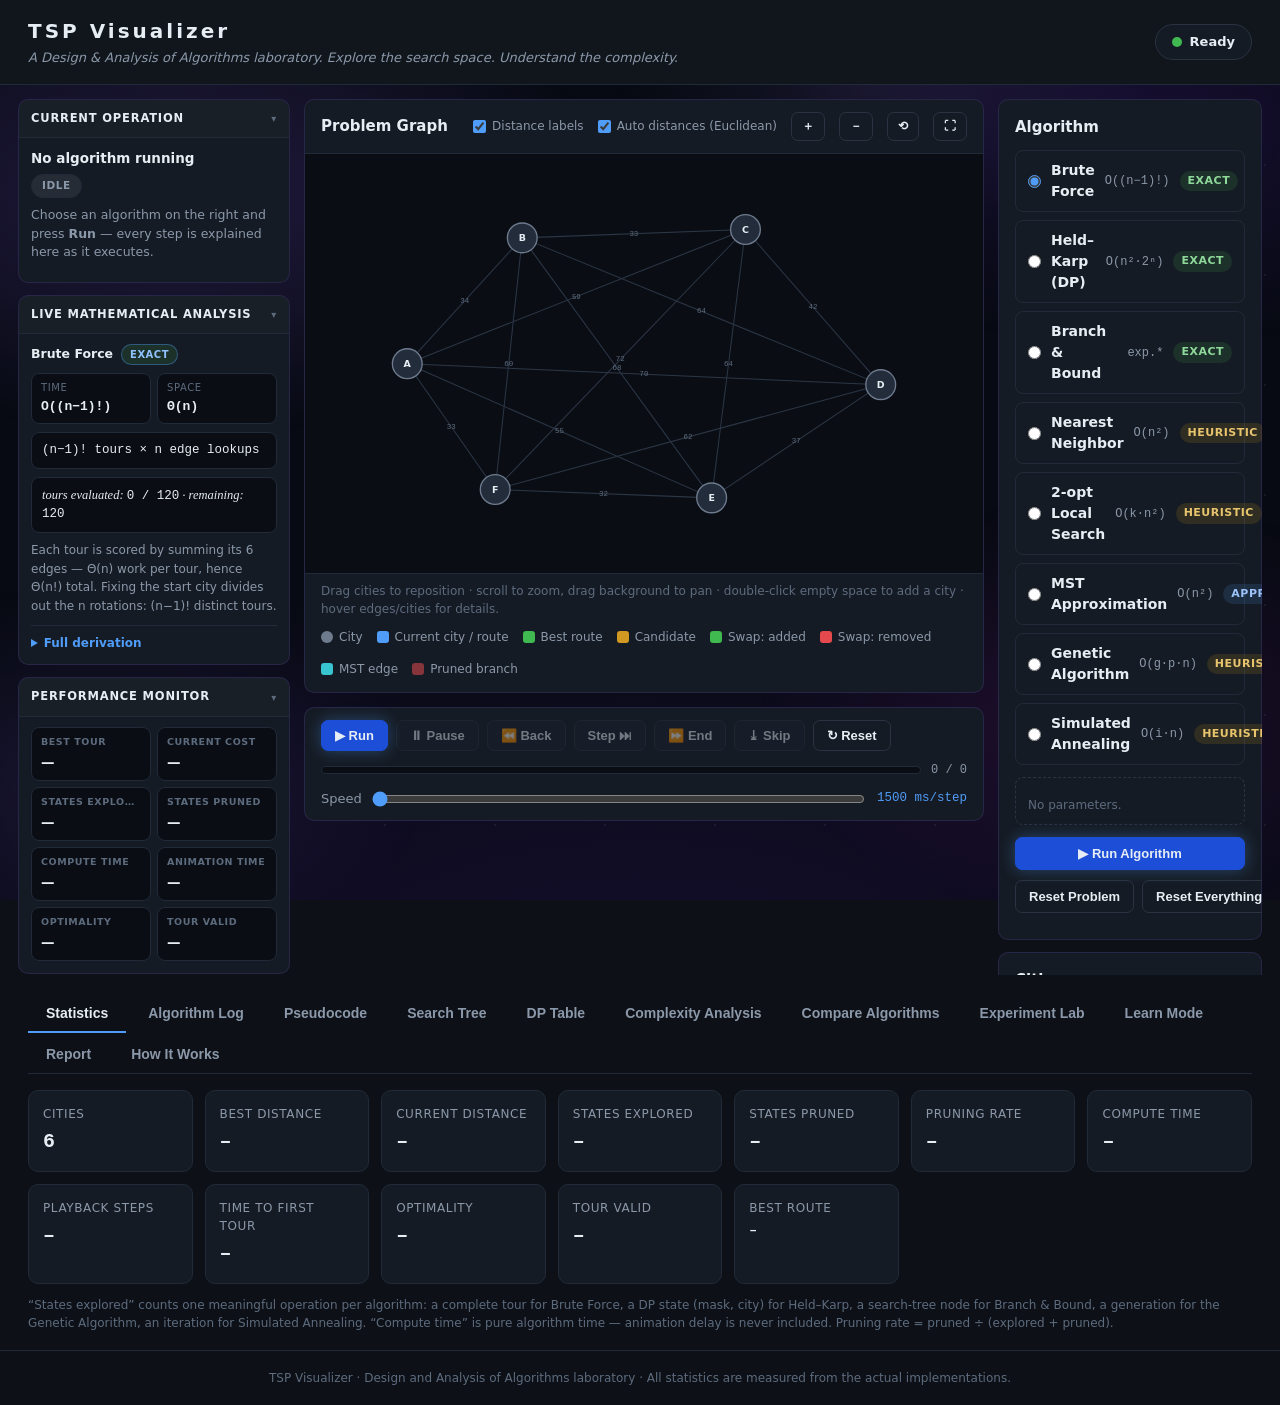
<file: index.html>
<!DOCTYPE html>
<html lang="en">
<head>
  <meta charset="UTF-8">
  <meta name="viewport" content="width=device-width, initial-scale=1.0">
  <title>TSP Visualizer — Interactive DAA Laboratory</title>
  <link rel="stylesheet" href="style.css">
</head>
<body>
  <!-- Ambient aurora background: decorative only. Fixed behind the app
       (z-index 0), pointer-events none — it can never intercept clicks.
       See "Ambient aurora background" in style.css. -->
  <div class="ambient-bg" aria-hidden="true"></div>

  <!-- ============ HEADER ============ -->
  <header class="topbar">
    <div class="brand">
      <h1>TSP Visualizer</h1>
      <p class="tagline">A Design &amp; Analysis of Algorithms laboratory. Explore the search space. Understand the complexity.</p>
    </div>
    <div class="status-pill" id="status-pill">
      <span class="dot" id="status-dot"></span>
      <span id="status-text">Ready</span>
    </div>
  </header>

  <!-- ============ MAIN LAB: 3-COLUMN WORKSPACE ============ -->
  <main class="lab">

    <!-- LEFT: live algorithm intelligence -->
    <aside class="intel" aria-label="Live algorithm intelligence">

      <section class="intel-panel" id="ip-op">
        <button class="intel-head" aria-expanded="true" data-target="ip-op-body">
          <span class="intel-title">Current Operation</span>
          <span class="intel-chev" aria-hidden="true">▾</span>
        </button>
        <div class="intel-body" id="ip-op-body">
          <div class="op-name" id="op-name">No algorithm running</div>
          <div class="op-badge-row"><span class="op-badge" id="op-badge">idle</span></div>
          <p class="op-explain" id="op-explain">Choose an algorithm on the right and press <b>Run</b> — every step is explained here as it executes.</p>
          <table class="kv compact" id="op-vars"></table>
        </div>
      </section>

      <section class="intel-panel" id="ip-math">
        <button class="intel-head" aria-expanded="true" data-target="ip-math-body">
          <span class="intel-title">Live Mathematical Analysis</span>
          <span class="intel-chev" aria-hidden="true">▾</span>
        </button>
        <div class="intel-body" id="ip-math-body">
          <div id="live-math"><p class="hint">Select an algorithm to see its complexity analysis.</p></div>
          <details class="deriv-details">
            <summary>Full derivation</summary>
            <div id="live-deriv"></div>
          </details>
        </div>
      </section>

      <section class="intel-panel" id="ip-perf">
        <button class="intel-head" aria-expanded="true" data-target="ip-perf-body">
          <span class="intel-title">Performance Monitor</span>
          <span class="intel-chev" aria-hidden="true">▾</span>
        </button>
        <div class="intel-body" id="ip-perf-body">
          <div class="perf-grid" id="perf-grid"></div>
        </div>
      </section>

      <section class="intel-panel" id="ip-pseudo">
        <button class="intel-head" aria-expanded="true" data-target="ip-pseudo-body">
          <span class="intel-title">Pseudocode Inspector</span>
          <span class="intel-chev" aria-hidden="true">▾</span>
        </button>
        <div class="intel-body" id="ip-pseudo-body">
          <div class="pseudo-side-tools">
            <span id="pseudo-side-algo" class="pseudo-side-algo">—</span>
            <button id="btn-pseudo-expand" class="btn btn-small btn-ghost" title="Expand pseudocode">⤢ Expand</button>
          </div>
          <div id="pseudo-side-box" class="pseudo-side"></div>
          <table class="kv compact" id="pseudo-side-vars"></table>
        </div>
      </section>

    </aside>

    <!-- CENTER: graph + execution toolbar -->
    <section class="stage">

      <section class="panel graph-panel">
        <div class="panel-head">
          <h2>Problem Graph</h2>
          <div class="graph-toggles">
            <label class="check"><input type="checkbox" id="toggle-labels" checked> <span>Distance labels</span></label>
            <label class="check"><input type="checkbox" id="toggle-euclid" checked> <span>Auto distances (Euclidean)</span></label>
            <button id="btn-zoom-in" class="btn btn-small btn-ghost" title="Zoom in">＋</button>
            <button id="btn-zoom-out" class="btn btn-small btn-ghost" title="Zoom out">－</button>
            <button id="btn-zoom-reset" class="btn btn-small btn-ghost" title="Reset view">⟲</button>
            <button id="btn-fullscreen" class="btn btn-small btn-ghost" title="Full-screen graph">⛶</button>
          </div>
        </div>
        <svg id="graph" viewBox="0 0 1000 620" role="img" aria-label="TSP city graph"></svg>
        <p class="hint">Drag cities to reposition · scroll to zoom, drag background to pan · double-click empty space to add a city · hover edges/cities for details.</p>
        <div class="legend">
          <span class="legend-item"><span class="swatch sw-city"></span> City</span>
          <span class="legend-item"><span class="swatch sw-current"></span> Current city / route</span>
          <span class="legend-item"><span class="swatch sw-best"></span> Best route</span>
          <span class="legend-item"><span class="swatch sw-candidate"></span> Candidate</span>
          <span class="legend-item"><span class="swatch sw-swap-add"></span> Swap: added</span>
          <span class="legend-item"><span class="swatch sw-swap-remove"></span> Swap: removed</span>
          <span class="legend-item"><span class="swatch sw-mst"></span> MST edge</span>
          <span class="legend-item"><span class="swatch sw-pruned"></span> Pruned branch</span>
        </div>
      </section>

      <div class="panel execbar" role="group" aria-label="Execution controls">
        <div class="exec-buttons">
          <button id="btn-run" class="btn btn-primary" title="Compute &amp; play (Space)">▶ Run</button>
          <button id="btn-pause" class="btn" title="Pause (Space)">⏸ Pause</button>
          <button id="btn-step-back" class="btn" title="Step backward (←)">⏪ Back</button>
          <button id="btn-step" class="btn" title="Step forward (→)">Step ⏭</button>
          <button id="btn-jump-end" class="btn" title="Jump to final event">⏩ End</button>
          <button id="btn-skip" class="btn" title="Skip animation, show result">⤓ Skip</button>
          <button id="btn-reset-algo" class="btn btn-ghost" title="Reset algorithm">↻ Reset</button>
        </div>
        <div class="exec-timeline">
          <div class="progress-bar timeline-bar"><div class="progress-fill" id="progress-fill"></div></div>
          <span class="progress-text" id="event-counter">0 / 0</span>
        </div>
        <div class="exec-speed">
          <label class="field-label" for="speed">Speed</label>
          <input type="range" id="speed" min="0" max="7" value="0" aria-label="Animation speed">
          <span class="speed-label" id="speed-label">1500 ms/step</span>
        </div>
        <div class="compute-wrap" id="compute-wrap" hidden>
          <div class="progress-bar"><div class="progress-fill" id="compute-fill"></div></div>
          <span class="progress-text" id="compute-text">Computing…</span>
          <button id="btn-cancel-compute" class="btn btn-small btn-ghost">Cancel</button>
        </div>
      </div>

    </section>

    <!-- RIGHT: problem + algorithm configuration -->
    <aside class="config" aria-label="Problem and algorithm configuration">

      <div class="panel card">
        <h3>Algorithm</h3>
        <div class="algo-options" role="radiogroup" aria-label="Algorithm" id="algo-options"></div>
        <div id="algo-params" class="algo-params"></div>
        <div class="row">
          <button id="btn-run-side" class="btn btn-primary" style="flex:1" title="Compute &amp; play (Space)">▶ Run Algorithm</button>
        </div>
        <div class="row reset-row">
          <button id="btn-reset-problem" class="btn btn-ghost">Reset Problem</button>
          <button id="btn-reset-all" class="btn btn-ghost">Reset Everything</button>
        </div>
        <div id="notice" class="notice" hidden></div>
      </div>

      <div class="panel card">
        <h3>Cities</h3>
        <div class="row">
          <button id="btn-add-city" class="btn">＋ Add City</button>
          <button id="btn-remove-city" class="btn btn-ghost">Remove</button>
          <select id="city-select" class="select" aria-label="Select city"></select>
        </div>
        <div class="row">
          <input type="text" id="city-rename" class="select" maxlength="8" placeholder="New label" aria-label="New city label">
          <button id="btn-rename-city" class="btn btn-ghost">Rename</button>
        </div>
        <div class="row">
          <button id="btn-undo" class="btn btn-ghost" title="Undo (Ctrl+Z)">↩ Undo</button>
          <button id="btn-redo" class="btn btn-ghost" title="Redo (Ctrl+Y)">↪ Redo</button>
          <button id="btn-clear-cities" class="btn btn-ghost">Clear</button>
        </div>
        <div class="row">
          <label class="field-label" for="random-count">Cities</label>
          <input type="number" id="random-count" min="3" max="11" value="6">
          <select id="random-structure" class="select" aria-label="Graph structure">
            <option value="uniform">Uniform random</option>
            <option value="clustered">Clustered</option>
            <option value="circular">Circular</option>
            <option value="grid">Grid</option>
            <option value="outliers">Outlier-heavy</option>
          </select>
        </div>
        <div class="row">
          <button id="btn-random" class="btn" style="flex:1">Generate Random</button>
        </div>
        <div class="row">
          <select id="preset-select" class="select">
            <option value="">— Choose a preset —</option>
            <option value="preset4">Small 4-city example</option>
            <option value="preset6">Medium 6-city example</option>
            <option value="preset8">8-city example</option>
            <option value="symmetric">Symmetric example</option>
            <option value="random">Random example</option>
          </select>
          <button id="btn-preset" class="btn">Load Example</button>
        </div>
        <div class="row">
          <button id="btn-export-graph" class="btn btn-ghost">Export JSON</button>
          <button id="btn-import-graph" class="btn btn-ghost">Import JSON</button>
          <input type="file" id="import-file" accept=".json,application/json" hidden>
        </div>
        <p class="hint">Animated visualization supports up to 11 cities. Keep Brute Force at ≤ 10.</p>
      </div>

      <div class="panel card">
        <h3>Distance Matrix</h3>
        <div class="matrix-wrap" id="matrix-wrap">
          <table id="matrix"></table>
        </div>
        <p class="hint">Edit any distance — the symmetric cell updates automatically. Uncheck “Auto distances” first, or dragging a city will overwrite edits with Euclidean values.</p>
      </div>

    </aside>
  </main>

  <!-- ============ BOTTOM: ANALYSIS ============ -->
  <section class="analysis">

    <nav class="tabs" role="tablist">
      <button class="tab active" data-tab="stats" role="tab">Statistics</button>
      <button class="tab" data-tab="log" role="tab">Algorithm Log</button>
      <button class="tab" data-tab="pseudo" role="tab">Pseudocode</button>
      <button class="tab" data-tab="tree" role="tab">Search Tree</button>
      <button class="tab" data-tab="dp" role="tab">DP Table</button>
      <button class="tab" data-tab="complexity" role="tab">Complexity Analysis</button>
      <button class="tab" data-tab="compare" role="tab">Compare Algorithms</button>
      <button class="tab" data-tab="experiment" role="tab">Experiment Lab</button>
      <button class="tab" data-tab="learn" role="tab">Learn Mode</button>
      <button class="tab" data-tab="report" role="tab">Report</button>
      <button class="tab" data-tab="how" role="tab">How It Works</button>
    </nav>

    <!-- STATISTICS -->
    <div class="tab-page active" id="tab-stats">
      <div class="stats-grid">
        <div class="stat"><span class="stat-label">Cities</span><span class="stat-value" id="st-cities">–</span></div>
        <div class="stat"><span class="stat-label">Best Distance</span><span class="stat-value" id="st-best">–</span></div>
        <div class="stat"><span class="stat-label">Current Distance</span><span class="stat-value" id="st-current">–</span></div>
        <div class="stat"><span class="stat-label">States Explored</span><span class="stat-value" id="st-explored">–</span></div>
        <div class="stat"><span class="stat-label">States Pruned</span><span class="stat-value" id="st-pruned">–</span></div>
        <div class="stat"><span class="stat-label">Pruning Rate</span><span class="stat-value" id="st-prunerate">–</span></div>
        <div class="stat"><span class="stat-label">Compute Time</span><span class="stat-value" id="st-compute">–</span></div>
        <div class="stat"><span class="stat-label">Playback Steps</span><span class="stat-value" id="st-anim">–</span></div>
        <div class="stat"><span class="stat-label">Time to First Tour</span><span class="stat-value" id="st-first-tour">–</span></div>
        <div class="stat"><span class="stat-label">Optimality</span><span class="stat-value" id="st-optimality">–</span></div>
        <div class="stat"><span class="stat-label">Tour Valid</span><span class="stat-value" id="st-valid">–</span></div>
        <div class="stat"><span class="stat-label">Best Route</span><span class="stat-value route" id="st-route">–</span></div>
      </div>
      <p class="hint">“States explored” counts one meaningful operation per algorithm: a complete tour for Brute Force,
        a DP state (mask, city) for Held–Karp, a search-tree node for Branch &amp; Bound, a generation for the Genetic
        Algorithm, an iteration for Simulated Annealing. “Compute time” is pure algorithm time — animation delay is never
        included. Pruning rate = pruned ÷ (explored + pruned).</p>
    </div>

    <!-- LOG -->
    <div class="tab-page" id="tab-log">
      <div class="log-head">
        <h3>Algorithm Log <span class="hint" id="log-count"></span></h3>
        <button id="btn-clear-log" class="btn btn-ghost btn-small">Clear log</button>
      </div>
      <div id="log" class="log" aria-live="polite"></div>
    </div>

    <!-- PSEUDOCODE -->
    <div class="tab-page" id="tab-pseudo">
      <div class="pseudo-grid">
        <div class="panel card">
          <h3>Pseudocode <span class="hint" id="pseudo-algo-name"></span></h3>
          <div id="pseudo-box"></div>
        </div>
        <div class="panel card">
          <h3>Current operation</h3>
          <p id="pseudo-explain" class="pseudo-explain">Run an algorithm to see live execution highlighting.</p>
          <h3 style="margin-top:14px">Variables</h3>
          <div id="pseudo-vars"><p class="hint">No event selected.</p></div>
        </div>
      </div>
    </div>

    <!-- SEARCH TREE -->
    <div class="tab-page" id="tab-tree">
      <div class="panel card">
        <div class="tree-head">
          <h3>Branch &amp; Bound — Search Tree</h3>
          <div class="row" style="margin:0">
            <button id="tree-expand-all" class="btn btn-small btn-ghost">Expand all</button>
            <button id="tree-collapse-all" class="btn btn-small btn-ghost">Collapse all</button>
          </div>
        </div>
        <p class="hint" id="tree-note">Run Branch &amp; Bound to grow the search tree. The tree explorer is specific to Branch &amp; Bound — other algorithms don’t build a search tree.</p>
        <svg id="tree-svg" viewBox="0 0 600 320" role="img" aria-label="Branch and bound search tree"></svg>
        <div id="tree-detail"></div>
      </div>
    </div>

    <!-- DP TABLE -->
    <div class="tab-page" id="tab-dp">
      <div class="panel card">
        <h3>Held–Karp — DP Table</h3>
        <p class="hint" id="dp-note">Run Held–Karp to fill the DP table. The table visualizer is specific to Held–Karp — other algorithms don’t memoize DP states.</p>
        <div id="dp-box"></div>
      </div>
    </div>

    <!-- COMPLEXITY ANALYSIS -->
    <div class="tab-page" id="tab-complexity">
      <div class="panel card" style="margin-bottom:16px">
        <div id="deriv-box"></div>
        <p class="hint">The derivation above describes the implementation that actually runs in this lab — switch algorithms to see its derivation.</p>
      </div>
      <div class="cx-grid">
        <div class="panel card">
          <h3>Tour Explosion</h3>
          <div class="row">
            <label class="field-label" for="cx-cities">Cities</label>
            <input type="range" id="cx-cities" min="4" max="12" value="8">
            <span class="cx-n" id="cx-n-label">8</span>
          </div>
          <p class="cx-formula">Possible tours (fixed start) = <strong>(n − 1)!</strong></p>
          <table class="cx-table" id="cx-table"></table>
        </div>
        <div class="panel card">
          <h3>Growth of Theoretical Operations</h3>
          <div class="row">
            <label class="check"><input type="checkbox" id="cx-measured" checked> <span>Overlay measured data (from Experiment Lab)</span></label>
          </div>
          <svg id="growth-chart" viewBox="0 0 640 360" role="img" aria-label="Complexity growth chart"></svg>
          <div class="legend">
            <span class="legend-item"><span class="swatch" style="background:#e5484d"></span> Brute Force · (n−1)!</span>
            <span class="legend-item"><span class="swatch" style="background:#3e9b4f"></span> Held–Karp · n²·2ⁿ</span>
            <span class="legend-item"><span class="swatch" style="background:#8e8e93"></span> Reference · n²</span>
            <span class="legend-item"><span class="swatch" style="background:transparent;border:2px dotted #8b98a9"></span> Measured (dashed)</span>
          </div>
          <p class="hint">Log-scale y-axis. Solid curves are <em>theoretical operation counts</em>; dashed markers are
            <em>measured states</em> from your experiment runs — real data, not a proof. Toggle them to see the gap between theory and practice.</p>
        </div>
      </div>
    </div>

    <!-- COMPARE -->
    <div class="tab-page" id="tab-compare">
      <div class="panel card">
        <h3>Synchronized Algorithm Comparison</h3>
        <p class="hint">Select two or more algorithms. Each runs on the <em>same</em> graph and distance matrix (a frozen copy of the current problem). Compute time is measured separately from animation.</p>
        <div class="cmp-select" id="cmp-select"></div>
        <div class="row" style="margin-top:10px">
          <button id="btn-cmp-run" class="btn btn-primary">Run Comparison</button>
          <button id="btn-cmp-cancel" class="btn btn-ghost" disabled>Cancel</button>
        </div>
        <div class="exp-progress" id="cmp-progress" hidden>
          <div class="exp-bar"><div class="exp-fill" id="cmp-fill"></div></div>
          <span id="cmp-status">Running…</span>
        </div>
        <div id="cmp-results"></div>
        <div id="cmp-playback" hidden>
          <h3 style="margin:14px 0 8px">Synchronized playback</h3>
          <div class="transport">
            <button id="cmp-play" class="btn btn-small">▶ Play</button>
            <button id="cmp-pause" class="btn btn-small">⏸ Pause</button>
            <button id="cmp-step" class="btn btn-small">⏭ Step</button>
            <span class="hint" id="cmp-step-label"></span>
          </div>
          <div class="cmp-views" id="cmp-views"></div>
          <h3 style="margin:14px 0 8px">Best-cost race</h3>
          <svg id="cmp-chart" viewBox="0 0 640 260" role="img" aria-label="Best cost over time chart"></svg>
          <p class="hint">Each line tracks an algorithm’s incumbent tour cost as its event stream advances. Stepped in lockstep — one event per tick per algorithm.</p>
        </div>
      </div>
    </div>

    <!-- EXPERIMENT LAB -->
    <div class="tab-page" id="tab-experiment">
      <div class="panel card">
        <h3>Experiment Lab</h3>
        <p class="hint">Repeated trials on fresh seeded instances. The same instance (same seed) is used for every algorithm in a trial, so comparisons are fair. Exact algorithms are capped at n ≤ 10.</p>
        <div class="exp-controls">
          <div class="row">
            <label class="field-label" for="exp-structure">Structure</label>
            <select id="exp-structure" class="select" style="max-width:170px">
              <option value="uniform">Uniform random</option>
              <option value="clustered">Clustered</option>
              <option value="circular">Circular</option>
              <option value="grid">Grid</option>
              <option value="outliers">Outlier-heavy</option>
            </select>
            <label class="field-label" for="exp-start">Cities from</label>
            <input type="number" id="exp-start" min="4" max="10" value="4">
            <label class="field-label" for="exp-end">to</label>
            <input type="number" id="exp-end" min="4" max="10" value="7">
            <label class="field-label" for="exp-trials">Trials</label>
            <input type="number" id="exp-trials" min="1" max="20" value="3">
            <label class="field-label" for="exp-seed">Seed</label>
            <input type="number" id="exp-seed" min="0" max="999999" value="1000">
          </div>
          <div class="cmp-select" id="exp-algos"></div>
          <div class="row" style="margin-top:10px">
            <button id="btn-experiment" class="btn btn-primary">Run Experiment</button>
            <button id="btn-exp-cancel" class="btn btn-ghost" disabled>Cancel</button>
            <button id="btn-exp-csv" class="btn btn-ghost" disabled>Export CSV</button>
            <button id="btn-exp-json" class="btn btn-ghost" disabled>Export JSON</button>
          </div>
        </div>
        <div class="exp-progress" id="exp-progress" hidden>
          <div class="exp-bar"><div class="exp-fill" id="exp-fill"></div></div>
          <span id="exp-status">Running…</span>
        </div>
        <div id="exp-results"></div>
        <svg id="exp-chart" viewBox="0 0 640 300" role="img" aria-label="Experiment chart" hidden></svg>
      </div>
    </div>

    <!-- LEARN MODE -->
    <div class="tab-page" id="tab-learn">
      <div id="lesson-list" class="lesson-list"></div>
      <div id="lesson-view" hidden>
        <button id="lesson-back" class="btn btn-small btn-ghost" style="margin-bottom:12px">← All lessons</button>
        <div class="panel card">
          <h3 id="lesson-title"></h3>
          <p class="hint" id="lesson-goal"></p>
          <div id="lesson-steps"></div>
          <div class="row" style="margin-top:12px">
            <button id="lesson-prev" class="btn btn-small">← Prev</button>
            <button id="lesson-next" class="btn btn-small btn-primary">Next →</button>
            <button id="lesson-restart" class="btn btn-small btn-ghost">↻ Restart lesson</button>
          </div>
          <div id="lesson-quiz"></div>
        </div>
      </div>
    </div>

    <!-- REPORT -->
    <div class="tab-page" id="tab-report">
      <div class="panel card">
        <h3>Experiment Report</h3>
        <p class="hint">Exports the <em>actual</em> last run: graph, distance matrix, algorithm parameters, final tour, validation, statistics and complexity badge.</p>
        <div id="report-summary"><p class="hint">Run an algorithm first — the report reflects the latest completed run.</p></div>
        <div class="row" style="margin-top:10px">
          <label class="field-label" for="report-observations">Observations</label>
        </div>
        <textarea id="report-observations" rows="3" placeholder="Your observations (included in the HTML report)…"></textarea>
        <div class="row" style="margin-top:10px">
          <button id="btn-report-json" class="btn" disabled>Download JSON</button>
          <button id="btn-report-csv-events" class="btn" disabled>Download events CSV</button>
          <button id="btn-report-html" class="btn btn-primary" disabled>Printable HTML report</button>
        </div>
      </div>
    </div>

    <!-- HOW IT WORKS -->
    <div class="tab-page" id="tab-how">
      <div class="how-grid">
        <article class="panel card">
          <h3>Brute Force — Why O(n!)?</h3>
          <p>Fix the starting city (say <strong>A</strong>). Then count the choices for each next city:</p>
          <ul class="steps">
            <li>1st choice: <strong>n − 1</strong> cities</li>
            <li>2nd choice: <strong>n − 2</strong> cities</li>
            <li>3rd choice: <strong>n − 3</strong> cities</li>
            <li>…</li>
            <li>Last choice: <strong>1</strong> city</li>
          </ul>
          <p class="formula">(n−1) · (n−2) · … · 1 = (n−1)! possible tours</p>
          <p>Every tour is generated, evaluated, and compared against the best so far.
            Nothing is skipped — which is exactly why it becomes impractical so quickly.
            See the full derivation in the <strong>Complexity Analysis</strong> tab.</p>
        </article>
        <article class="panel card">
          <h3>Held–Karp — Why O(n²·2ⁿ)?</h3>
          <p>Instead of re-solving the same subproblem many times, Held–Karp memoizes it.
            A subproblem is a <strong>state</strong>:</p>
          <p class="formula">dp[mask][i] = cheapest cost to start at A, visit exactly the cities in <em>mask</em>, and end at <em>i</em></p>
          <ul class="steps">
            <li>There are <strong>2ⁿ</strong> possible subsets (<em>masks</em>) of cities.</li>
            <li>For each subset, we consider up to <strong>n</strong> ending cities <em>i</em>.</li>
            <li>Each state tries transitions from up to <strong>n</strong> previous cities.</li>
          </ul>
          <p class="formula">2ⁿ subsets × n endings × n transitions = O(n²·2ⁿ)</p>
          <p>DP never recomputes a state — repeated work in brute force becomes a single table lookup.
            See the full derivation in the <strong>Complexity Analysis</strong> tab.</p>
        </article>
        <article class="panel card">
          <h3>Branch &amp; Bound — Why can it be faster?</h3>
          <p>It explores the same search tree as brute force, but it <strong>prunes</strong> branches
            that provably cannot beat the best tour found so far.</p>
          <p>For a partial route it computes a <strong>lower bound</strong>: the cheapest any
            completion of this route could possibly be. If:</p>
          <p class="formula">lower bound ≥ current best → <strong>PRUNE</strong></p>
          <p>The lower bound in this visualizer = <em>cost so far</em> + the cheapest possible way to
            leave every unvisited city (minimum outgoing edge), plus the cheapest return to the start.
            No real completion can be cheaper than this, so pruning is always safe.</p>
          <p><strong>Important:</strong> worst-case complexity is still exponential. Pruning helps on
            typical instances, but a hostile instance can force it to explore nearly everything.</p>
        </article>
        <article class="panel card">
          <h3>Heuristics &amp; approximations — what “no guarantee” means</h3>
          <p><strong>Nearest Neighbor</strong>, <strong>2-opt</strong>, <strong>Genetic Algorithm</strong> and
            <strong>Simulated Annealing</strong> return valid tours with <em>no optimality guarantee</em> —
            the lab never labels their answers “optimal”. The <strong>MST double-tree</strong> method is stronger:
            on metric TSP it is <em>proven</em> to return a tour ≤ 2·OPT.</p>
          <p>An approximation guarantee is a proven bound on answer quality — weaker than an optimality proof,
            stronger than hope. Try Learn Mode demo 6 to feel the difference.</p>
        </article>
      </div>
    </div>

  </section>

  <footer class="footer">
    <p>TSP Visualizer · Design and Analysis of Algorithms laboratory · All statistics are measured from the actual implementations.</p>
  </footer>

  <!-- Scripts load in dependency order; each file attaches to the shared TSP namespace.
       Plain (non-module) scripts are used on purpose so the app also runs from file:// -->
  <script src="js/tsp.js"></script>
  <script src="js/engine.js"></script>
  <script src="js/algorithms.js"></script>
  <script src="js/pseudocode.js"></script>
  <script src="js/derivations.js"></script>
  <script src="js/visualization.js"></script>
  <script src="js/treeview.js"></script>
  <script src="js/dptable.js"></script>
  <script src="js/complexity.js"></script>
  <script src="js/learn.js"></script>
  <script src="js/report.js"></script>
  <script src="js/liveintel.js"></script>
  <script src="js/app.js"></script>
</body>
</html>
</file>
<file: style.css>
/* ============================================================
   TSP Visualizer — dark laboratory theme
   ============================================================ */
:root {
  --bg: #0d1117;
  --bg-soft: #11161d;
  --panel: #151b24;
  --panel-2: #1a2230;
  --border: #2a3342;
  --border-soft: #212a38;
  --text: #e6edf3;
  --muted: #8b98a9;
  --faint: #5d6b7e;
  --accent: #4f9cf9;
  --accent-dim: rgba(79, 156, 249, 0.14);
  --green: #3fb950;
  --green-dim: rgba(63, 185, 80, 0.14);
  --red: #e5484d;
  --red-dim: rgba(229, 72, 77, 0.14);
  --amber: #d29922;
  --amber-dim: rgba(210, 153, 34, 0.14);
  --radius: 10px;
  --font: "Inter", "Segoe UI", system-ui, -apple-system, sans-serif;
  --mono: "JetBrains Mono", "Fira Code", "SFMono-Regular", Consolas, monospace;
}

* { box-sizing: border-box; margin: 0; padding: 0; }

body {
  background: var(--bg);
  color: var(--text);
  font-family: var(--font);
  font-size: 14px;
  line-height: 1.5;
  min-height: 100vh;
}

/* ---------- Header ---------- */
.topbar {
  display: flex;
  align-items: center;
  justify-content: space-between;
  padding: 16px 28px;
  border-bottom: 1px solid var(--border-soft);
  background: var(--bg-soft);
}
.brand h1 {
  font-size: 20px;
  letter-spacing: 3px;
  font-weight: 700;
}
.tagline {
  color: var(--muted);
  font-size: 13px;
  margin-top: 2px;
  font-style: italic;
}
.status-pill {
  display: flex;
  align-items: center;
  gap: 8px;
  padding: 7px 16px;
  border: 1px solid var(--border);
  border-radius: 999px;
  font-size: 13px;
  font-weight: 600;
  background: var(--panel);
}
.dot {
  width: 10px; height: 10px; border-radius: 50%;
  background: var(--green);
  transition: background 0.3s;
}
.dot.running { background: var(--accent); animation: pulse 1.2s infinite; }
.dot.paused  { background: var(--amber); }
.dot.done    { background: var(--green); }
@keyframes pulse { 50% { opacity: 0.35; } }

/* ---------- Layout ---------- */
.layout {
  display: grid;
  grid-template-columns: minmax(0, 1fr) 360px;
  gap: 18px;
  padding: 18px 28px;
  max-width: 1600px;
  margin: 0 auto;
}
.panel {
  background: var(--panel);
  border: 1px solid var(--border-soft);
  border-radius: var(--radius);
}
.card { padding: 16px; }
.panel-head {
  display: flex;
  align-items: center;
  justify-content: space-between;
  padding: 12px 16px;
  border-bottom: 1px solid var(--border-soft);
}
.panel-head h2, .card h3, .tab-page h3 { font-size: 15px; font-weight: 600; }
.card h3 { margin-bottom: 12px; }

/* ---------- Graph ---------- */
.graph-panel { display: flex; flex-direction: column; }
#graph {
  width: 100%;
  height: auto;
  aspect-ratio: 1000 / 620;
  min-height: 0;
  background: #0a0e14;
  border-bottom: 1px solid var(--border-soft);
  cursor: default;
  touch-action: none;
}
.hint { color: var(--faint); font-size: 12px; margin-top: 8px; }
.graph-panel .hint { padding: 0 16px; }
.legend {
  display: flex; flex-wrap: wrap; gap: 14px;
  padding: 10px 16px 14px;
  font-size: 12px; color: var(--muted);
}
.legend-item { display: inline-flex; align-items: center; gap: 6px; }
.swatch { width: 12px; height: 12px; border-radius: 3px; display: inline-block; }
.sw-city    { background: #6e7b8e; border-radius: 50%; }
.sw-current { background: var(--accent); }
.sw-best    { background: var(--green); }
.sw-pruned  { background: var(--red); opacity: 0.55; }
.sw-visited { background: #39424f; }

/* SVG element styles */
.edge { stroke: #2c3646; stroke-width: 1.5; }
.edge-label { fill: var(--faint); font-size: 11px; font-family: var(--mono); pointer-events: none; }
.city-node { cursor: grab; }
.city-node:active { cursor: grabbing; }
.city-circle { fill: #232c3b; stroke: #6e7b8e; stroke-width: 2; transition: fill 0.15s, stroke 0.15s; }
.city-node:hover .city-circle { stroke: var(--text); }
.city-node.current .city-circle { fill: var(--accent-dim); stroke: var(--accent); }
.city-node.best-city .city-circle { stroke: var(--green); }
.city-node.pruned-node .city-circle { stroke: var(--red); opacity: 0.6; }
.city-label { fill: var(--text); font-size: 14px; font-weight: 700; pointer-events: none; text-anchor: middle; dominant-baseline: central; }
.edge.current-edge { stroke: var(--accent); stroke-width: 3; }
.edge.best-edge { stroke: var(--green); stroke-width: 3.5; }
.edge.pruned-edge { stroke: var(--red); stroke-width: 2; stroke-dasharray: 6 4; opacity: 0.65; }

/* ---------- Controls ---------- */
.control-panel { display: flex; flex-direction: column; gap: 14px; }
.row { display: flex; align-items: center; gap: 8px; margin-bottom: 10px; }
.row:last-child { margin-bottom: 0; }
.btn {
  background: var(--panel-2);
  color: var(--text);
  border: 1px solid var(--border);
  border-radius: 7px;
  padding: 8px 13px;
  font-size: 13px;
  font-weight: 600;
  cursor: pointer;
  transition: background 0.15s, border-color 0.15s;
  white-space: nowrap;
}
.btn:hover { background: #222c3d; border-color: #3a465c; }
.btn:disabled { opacity: 0.45; cursor: not-allowed; }
.btn-primary { background: #1d4ed8; border-color: #1d4ed8; }
.btn-primary:hover { background: #2563eb; border-color: #2563eb; }
.btn-ghost { background: transparent; }
.btn-small { padding: 5px 10px; font-size: 12px; }
.field-label { color: var(--muted); font-size: 13px; }
input[type="number"], .select {
  background: #0a0e14;
  color: var(--text);
  border: 1px solid var(--border);
  border-radius: 7px;
  padding: 7px 9px;
  font-size: 13px;
  width: 72px;
}
.select { width: 100%; flex: 1; }
input[type="range"] { flex: 1; accent-color: var(--accent); }
.check { display: inline-flex; align-items: center; gap: 6px; font-size: 12px; color: var(--muted); cursor: pointer; }
.check input { accent-color: var(--accent); }
.graph-toggles { display: flex; gap: 14px; }

.algo-options { display: flex; flex-direction: column; gap: 8px; margin-bottom: 12px; }
.algo-option {
  display: flex; align-items: center; gap: 10px;
  padding: 9px 12px;
  border: 1px solid var(--border-soft);
  border-radius: 8px;
  cursor: pointer;
  transition: border-color 0.15s, background 0.15s;
}
.algo-option:hover { border-color: var(--border); }
.algo-option input { accent-color: var(--accent); }
.algo-name { flex: 1; font-weight: 600; }
.algo-tc { font-family: var(--mono); font-size: 12px; color: var(--muted); }

.transport { display: flex; gap: 8px; margin-bottom: 12px; flex-wrap: wrap; }
.speed-row { margin-bottom: 10px; }
.reset-row { justify-content: space-between; }
.reset-row .btn { flex: 1; }

.notice {
  margin-top: 10px;
  padding: 9px 12px;
  border-radius: 8px;
  font-size: 13px;
  background: var(--amber-dim);
  border: 1px solid rgba(210, 153, 34, 0.4);
  color: #e8c56d;
}
.notice.error { background: var(--red-dim); border-color: rgba(229,72,77,0.4); color: #f0a3a6; }
.notice.ok { background: var(--green-dim); border-color: rgba(63,185,80,0.4); color: #8fd89a; }

/* ---------- Matrix ---------- */
.matrix-wrap { overflow: auto; max-height: 260px; border: 1px solid var(--border-soft); border-radius: 8px; }
#matrix { border-collapse: collapse; width: 100%; font-family: var(--mono); font-size: 12px; }
#matrix th, #matrix td { border: 1px solid var(--border-soft); padding: 0; text-align: center; min-width: 44px; }
#matrix th { background: var(--panel-2); color: var(--muted); padding: 6px 4px; font-weight: 600; }
#matrix td input {
  width: 100%; background: transparent; border: none; color: var(--text);
  font-family: var(--mono); font-size: 12px; text-align: center; padding: 6px 2px;
}
#matrix td input:focus { background: var(--accent-dim); outline: none; }
#matrix td.diag { color: var(--faint); background: var(--panel-2); }
#matrix td.invalid input { background: var(--red-dim); color: #f0a3a6; }

/* ---------- Tabs / analysis ---------- */
.analysis { max-width: 1600px; margin: 0 auto; padding: 0 28px 18px; }
.tabs { display: flex; gap: 4px; border-bottom: 1px solid var(--border-soft); margin-bottom: 16px; flex-wrap: wrap; }
.tab {
  background: transparent; border: none; color: var(--muted);
  padding: 10px 18px; font-size: 14px; font-weight: 600; cursor: pointer;
  border-bottom: 2px solid transparent; margin-bottom: -1px;
}
.tab:hover { color: var(--text); }
.tab.active { color: var(--text); border-bottom-color: var(--accent); }
.tab-page { display: none; }
.tab-page.active { display: block; animation: fadein 0.2s; }
@keyframes fadein { from { opacity: 0.4; } to { opacity: 1; } }

/* ---------- Stats ---------- */
.stats-grid {
  display: grid; grid-template-columns: repeat(auto-fit, minmax(160px, 1fr));
  gap: 12px; margin-bottom: 12px;
}
.stat {
  background: var(--panel); border: 1px solid var(--border-soft); border-radius: var(--radius);
  padding: 14px; display: flex; flex-direction: column; gap: 4px;
}
.stat-label { font-size: 12px; color: var(--muted); text-transform: uppercase; letter-spacing: 0.6px; }
.stat-value { font-size: 20px; font-weight: 700; font-family: var(--mono); }
.stat-value.route { font-size: 13px; word-break: break-all; }

/* ---------- Log ---------- */
.log-head { display: flex; align-items: center; justify-content: space-between; margin-bottom: 10px; }
.log {
  background: #0a0e14; border: 1px solid var(--border-soft); border-radius: var(--radius);
  height: 300px; overflow-y: auto; padding: 12px 16px;
  font-family: var(--mono); font-size: 12.5px; line-height: 1.7;
}
.log-entry { color: var(--muted); }
.log-entry .lg-ok { color: var(--green); }
.log-entry .lg-arrow { color: var(--accent); }
.log-entry .lg-prune { color: var(--red); }
.log-entry .lg-star { color: var(--amber); }
.log-entry .lg-step { color: var(--faint); }
.log-entry.latest { color: var(--text); background: rgba(79,156,249,0.06); }

/* ---------- Complexity explorer ---------- */
.cx-grid { display: grid; grid-template-columns: 380px 1fr; gap: 16px; }
.cx-n { font-family: var(--mono); font-size: 18px; font-weight: 700; color: var(--accent); min-width: 30px; text-align: center; }
.cx-formula { margin: 12px 0; font-size: 14px; }
.cx-table { width: 100%; border-collapse: collapse; font-size: 13px; margin-top: 8px; }
.cx-table th, .cx-table td { padding: 7px 10px; border-bottom: 1px solid var(--border-soft); text-align: left; }
.cx-table th { color: var(--muted); font-weight: 600; font-size: 12px; text-transform: uppercase; letter-spacing: 0.5px; }
.cx-table td.num { font-family: var(--mono); }
.cx-table tr.current td { color: var(--accent); font-weight: 700; }
#growth-chart, #exp-chart { width: 100%; height: auto; background: #0a0e14; border: 1px solid var(--border-soft); border-radius: 8px; margin: 8px 0; }

/* ---------- Compare / experiment tables ---------- */
.cmp-table, .exp-table { width: 100%; border-collapse: collapse; font-size: 13px; margin-top: 8px; }
.cmp-table th, .cmp-table td, .exp-table th, .exp-table td {
  padding: 9px 12px; border-bottom: 1px solid var(--border-soft); text-align: left;
}
.cmp-table th, .exp-table th { color: var(--muted); font-size: 12px; text-transform: uppercase; letter-spacing: 0.5px; }
.cmp-table td, .exp-table td { font-family: var(--mono); }
.cmp-table td:first-child { font-family: var(--font); font-weight: 600; }
.exp-progress { display: flex; align-items: center; gap: 12px; margin: 14px 0; }
.exp-bar { flex: 1; height: 8px; background: #0a0e14; border: 1px solid var(--border-soft); border-radius: 999px; overflow: hidden; }
.exp-fill { height: 100%; width: 0%; background: var(--accent); transition: width 0.2s; }
#exp-status { font-size: 13px; color: var(--muted); font-family: var(--mono); }

/* ---------- How it works ---------- */
.how-grid { display: grid; grid-template-columns: repeat(auto-fit, minmax(300px, 1fr)); gap: 16px; }
.how-grid p { margin: 10px 0; color: #c3cdd9; }
.steps { margin: 8px 0 8px 20px; color: #c3cdd9; }
.formula {
  font-family: var(--mono); background: #0a0e14; border: 1px solid var(--border-soft);
  border-radius: 8px; padding: 10px 14px; margin: 10px 0; color: var(--text);
}

/* ---------- Footer ---------- */
.footer { text-align: center; color: var(--faint); font-size: 12px; padding: 18px; border-top: 1px solid var(--border-soft); }

/* ---------- Responsive ---------- */
@media (max-width: 1100px) {
  .layout { grid-template-columns: 1fr; }
  .cx-grid { grid-template-columns: 1fr; }
}
@media (max-width: 640px) {
  .topbar, .layout, .analysis { padding-left: 12px; padding-right: 12px; }
  #graph { min-height: 0; }
  .transport { flex-wrap: wrap; }
}

/* ---------- Reduced motion ---------- */
@media (prefers-reduced-motion: reduce) {
  *, *::before, *::after { animation: none !important; transition: none !important; }
}

/* ============================================================
   DAA Laboratory — new components
   ============================================================ */

/* ---------- Playback / transport ---------- */
.speed-label { font-family: var(--mono); font-size: 12.5px; color: var(--accent); min-width: 110px; text-align: right; }
.progress-wrap, .compute-wrap { display: flex; align-items: center; gap: 10px; margin: 10px 0; }
.progress-bar { flex: 1; height: 8px; background: #0a0e14; border: 1px solid var(--border-soft); border-radius: 999px; overflow: hidden; }
.progress-fill { height: 100%; width: 0%; background: var(--accent); transition: width 0.25s; }
.progress-text { font-size: 12px; color: var(--muted); font-family: var(--mono); white-space: nowrap; }
.log-jump { color: var(--faint); font-style: italic; }

/* ---------- Algorithm options & params ---------- */
.algo-kind { font-size: 11px; padding: 2px 8px; border-radius: 999px; text-transform: uppercase; letter-spacing: 0.5px; font-weight: 700; }
.kind-exact { background: var(--green-dim); color: #8fd89a; }
.kind-heuristic { background: var(--amber-dim); color: #e8c56d; }
.kind-approximation { background: var(--accent-dim); color: #9cc3fa; }
.algo-params { margin-bottom: 12px; padding: 10px 12px; border: 1px dashed var(--border); border-radius: 8px; }
.param-row { margin-bottom: 8px; }
.param-row .field-label { min-width: 150px; }
.param-row input[type="number"] { width: 90px; }

/* ---------- Pseudocode ---------- */
.pseudo-grid { display: grid; grid-template-columns: 1.2fr 1fr; gap: 16px; }
.pseudo { font-family: var(--mono); font-size: 13px; line-height: 2; background: #0a0e14; border: 1px solid var(--border-soft); border-radius: 8px; padding: 12px 0; }
.pseudo-line { padding: 1px 16px; border-left: 3px solid transparent; white-space: pre-wrap; }
.pseudo-line.active { background: rgba(79, 156, 249, 0.12); border-left-color: var(--accent); }
.pseudo-line code { color: var(--text); }
.pseudo-note { color: var(--faint); font-size: 11.5px; }
.pseudo-explain { background: var(--accent-dim); border: 1px solid rgba(79,156,249,0.35); border-radius: 8px; padding: 10px 14px; color: #cfe3fd; }
.kv { width: 100%; border-collapse: collapse; font-size: 13px; }
.kv td { padding: 6px 8px; border-bottom: 1px solid var(--border-soft); vertical-align: top; }
.kv td:first-child { color: var(--muted); width: 40%; }
.kv td.mono, .mono { font-family: var(--mono); }

/* ---------- Search tree ---------- */
.tree-head { display: flex; align-items: center; justify-content: space-between; margin-bottom: 8px; }
#tree-svg { width: 100%; min-height: 340px; max-height: 560px; background: #0a0e14; border: 1px solid var(--border-soft); border-radius: 8px; }
.tedge { stroke: #2c3646; stroke-width: 1.5; }
.tedge-hot { stroke: var(--accent); stroke-width: 2.5; }
.tnode-circle { fill: #232c3b; stroke: #6e7b8e; stroke-width: 2; }
.tnode-expanded .tnode-circle { fill: var(--accent-dim); stroke: var(--accent); }
.tnode-pruned .tnode-circle { fill: var(--red-dim); stroke: var(--red); }
.tnode-complete .tnode-circle { fill: var(--green-dim); stroke: var(--green); }
.tnode-active .tnode-circle { stroke: #ffffff; stroke-width: 3.5; }
.tnode-label { fill: var(--text); font-size: 10px; font-weight: 700; pointer-events: none; }
.tnode-more { fill: var(--faint); }
.tree-caption { margin-top: 10px; font-size: 13px; color: var(--muted); }
.tree-inspect { margin-top: 12px; padding: 12px 14px; border: 1px solid var(--border); border-radius: 8px; background: var(--bg-soft); }
.tree-inspect h4 { margin-bottom: 8px; }
.node-status { font-size: 11px; padding: 2px 8px; border-radius: 999px; text-transform: uppercase; letter-spacing: 0.5px; }
.st-generated { background: #39424f; color: #c3cdd9; }
.st-expanded { background: var(--accent-dim); color: #9cc3fa; }
.st-pruned { background: var(--red-dim); color: #f0a3a6; }
.st-complete { background: var(--green-dim); color: #8fd89a; }
.warn { color: var(--amber); }

/* ---------- DP table ---------- */
.dp-controls { flex-wrap: wrap; }
.dp-table, .dp-cand { width: 100%; border-collapse: collapse; font-size: 13px; margin-top: 8px; }
.dp-table th, .dp-table td, .dp-cand th, .dp-cand td { padding: 8px 10px; border-bottom: 1px solid var(--border-soft); text-align: left; }
.dp-table th, .dp-cand th { color: var(--muted); font-size: 12px; text-transform: uppercase; letter-spacing: 0.5px; }
.dp-table tr:hover td { background: rgba(79,156,249,0.05); }
.dp-table tr.dp-active td { background: rgba(79,156,249,0.14); }
.dp-cand tr.dp-min td { background: rgba(63,185,80,0.12); }
.dp-detail { margin-top: 14px; padding: 12px 14px; border: 1px solid var(--border); border-radius: 8px; background: var(--bg-soft); }
.dp-trace { margin: 12px 0; padding: 12px 14px; border: 1px dashed var(--border); border-radius: 8px; }
.dp-trace ol { margin: 8px 0 0 20px; font-size: 13px; line-height: 1.9; }
.dp-trace li:hover { color: var(--accent); }
.dim { color: var(--faint); font-size: 11px; }

/* ---------- Complexity derivations ---------- */
.deriv-head { display: flex; align-items: center; gap: 12px; margin-bottom: 14px; flex-wrap: wrap; }
.deriv-head h3 { margin: 0; font-size: 17px; }
.deriv-badge { font-family: var(--mono); font-size: 14px; font-weight: 700; color: var(--accent); background: var(--accent-dim); border: 1px solid rgba(79,156,249,0.4); padding: 3px 12px; border-radius: 999px; }
.deriv-kind { font-size: 11px; padding: 3px 10px; border-radius: 999px; text-transform: uppercase; letter-spacing: 0.5px; font-weight: 700; }
.deriv-params { margin-bottom: 6px; }
.deriv-params h4, .deriv-block h4 { font-size: 14px; margin: 14px 0 6px; color: var(--text); }
.deriv-params ul { margin: 6px 0 6px 20px; color: #c3cdd9; }
.deriv-block { border-top: 1px solid var(--border-soft); padding-bottom: 4px; }
.deriv-block p { margin: 8px 0; color: #c3cdd9; }
.deriv-block .fine { font-size: 12.5px; color: var(--faint); }
.mx { font-family: Georgia, "Times New Roman", serif; font-style: italic; }
.formula .mx { font-style: italic; }

/* ---------- Compare ---------- */
.cmp-select { display: flex; flex-wrap: wrap; gap: 10px 18px; }
.cmp-dot { display: inline-block; width: 10px; height: 10px; border-radius: 50%; margin-right: 6px; }
.cmp-views { display: grid; grid-template-columns: repeat(auto-fit, minmax(300px, 1fr)); gap: 14px; }
.cmp-view h3 { font-size: 14px; margin-bottom: 8px; }
.cmp-svg { width: 100%; height: auto; background: #0a0e14; border: 1px solid var(--border-soft); border-radius: 8px; }
#cmp-chart { width: 100%; height: auto; background: #0a0e14; border: 1px solid var(--border-soft); border-radius: 8px; }

/* ---------- Experiment lab ---------- */
.exp-controls .row { flex-wrap: wrap; }
#exp-results { margin-top: 12px; }

/* ---------- Learn mode ---------- */
.lesson-list { display: grid; grid-template-columns: repeat(auto-fit, minmax(300px, 1fr)); gap: 14px; }
.lesson-card h3 { margin-bottom: 6px; }
.lesson-step { border-left: 3px solid var(--border); padding: 4px 0 4px 14px; margin: 12px 0; color: #c3cdd9; }
.lesson-step.current { border-left-color: var(--accent); }
.lesson-step-n { display: block; font-size: 11px; text-transform: uppercase; letter-spacing: 0.8px; color: var(--faint); margin-bottom: 4px; }
.quiz-card { border: 1px solid var(--border); border-radius: 8px; padding: 12px 14px; margin: 12px 0; background: var(--bg-soft); }
.quiz-card p { margin-bottom: 8px; }
.quiz-opt { margin: 0 8px 8px 0; }
.quiz-opt.quiz-correct { border-color: var(--green); background: var(--green-dim); color: #8fd89a; }
.quiz-opt.quiz-wrong { border-color: var(--red); background: var(--red-dim); color: #f0a3a6; }

/* ---------- Report ---------- */
#report-observations { width: 100%; background: #0a0e14; color: var(--text); border: 1px solid var(--border); border-radius: 8px; padding: 10px 12px; font-family: var(--font); font-size: 13px; resize: vertical; }

/* ---------- Graph extras ---------- */
.graph-bg { cursor: grab; }
.city-node.candidate .city-circle { stroke: var(--amber); fill: var(--amber-dim); }
.edge.mst-edge { stroke: #39c5cf; stroke-width: 2.5; }
.edge.swap-remove { stroke: var(--red); stroke-width: 3; stroke-dasharray: 7 4; }
.edge.swap-add { stroke: var(--green); stroke-width: 3; stroke-dasharray: 7 4; }
.sw-candidate { background: var(--amber); }
.sw-swap-add { background: var(--green); }
.sw-swap-remove { background: var(--red); }
.sw-mst { background: #39c5cf; }
.graph-panel:fullscreen { background: var(--bg); padding: 18px; }
.graph-panel:fullscreen #graph { flex: 1; min-height: 0; aspect-ratio: auto; }

/* ---------- Status text colors ---------- */
.ok-text { color: #8fd89a !important; }
.warn-text { color: #e8c56d !important; }
.err-text { color: #f0a3a6 !important; }

/* ---------- Responsive additions ---------- */
@media (max-width: 1100px) {
  .pseudo-grid { grid-template-columns: 1fr; }
}

/* ============================================================
   DAA LABORATORY — three-column workspace
   ============================================================ */
.lab {
  display: grid;
  grid-template-columns: 300px minmax(0, 1fr) 292px;
  gap: 14px;
  padding: 14px 18px 20px;
  align-items: start;
  max-width: 1800px;
  margin: 0 auto;
}

/* sidebars: sticky, independently scrollable */
.intel, .config {
  position: sticky;
  top: 12px;
  max-height: calc(100vh - 24px);
  overflow-y: auto;
  overscroll-behavior: contain;
  display: flex;
  flex-direction: column;
  gap: 12px;
  min-width: 0;
  scrollbar-width: thin;
  scrollbar-color: var(--border) transparent;
  padding-bottom: 4px;
}

/* center stage */
.stage { display: flex; flex-direction: column; gap: 14px; min-width: 0; }

/* ---------- left: intel panels ---------- */
.intel-panel {
  background: var(--panel);
  border: 1px solid var(--border);
  border-radius: 10px;
  overflow: hidden;
  flex-shrink: 0;
}
.intel-head {
  width: 100%;
  display: flex;
  justify-content: space-between;
  align-items: center;
  gap: 8px;
  padding: 10px 12px;
  background: rgba(255, 255, 255, 0.015);
  border: 0;
  border-bottom: 1px solid var(--border-soft);
  color: var(--text);
  font: inherit;
  font-weight: 700;
  font-size: 11.5px;
  letter-spacing: 0.07em;
  text-transform: uppercase;
  cursor: pointer;
  text-align: left;
}
.intel-head:hover { background: rgba(255, 255, 255, 0.04); }
.intel-chev { color: var(--faint); font-size: 10px; transition: transform 0.15s ease; }
.intel-head[aria-expanded="false"] .intel-chev { transform: rotate(-90deg); }
.intel-head[aria-expanded="false"] { border-bottom-color: transparent; }
.intel-body { padding: 10px 12px 12px; font-size: 12.5px; }
/* (accordion collapse is handled by .intel-body.collapsed, see dynamic glow block) */

/* Panel A — current operation */
.op-name { font-weight: 700; font-size: 13.5px; margin: 0 0 6px; color: var(--text); }
.op-badge-row { margin-bottom: 8px; }
.op-badge {
  display: inline-block;
  font-size: 10.5px;
  font-weight: 700;
  letter-spacing: 0.05em;
  text-transform: uppercase;
  padding: 3px 10px;
  border-radius: 20px;
  background: rgba(139, 148, 165, 0.14);
  color: var(--muted);
  border: 1px solid var(--border-soft);
}
.op-badge.dec-accepted { background: rgba(63, 185, 80, 0.14); color: #7ee2a0; border-color: rgba(63, 185, 80, 0.35); }
.op-badge.dec-rejected { background: rgba(210, 153, 34, 0.14); color: #e8c56d; border-color: rgba(210, 153, 34, 0.35); }
.op-badge.dec-pruned { background: rgba(248, 81, 73, 0.14); color: #f0a3a6; border-color: rgba(248, 81, 73, 0.35); }
.op-badge.dec-done { background: rgba(63, 185, 80, 0.16); color: #7ee2a0; border-color: rgba(63, 185, 80, 0.4); }
.op-badge.dec-eval { background: rgba(79, 156, 249, 0.13); color: #8fc2ff; border-color: rgba(79, 156, 249, 0.35); }
.op-explain { color: var(--muted); margin: 0 0 8px; line-height: 1.5; font-size: 12.5px; }
.dec-pruned { color: #f0a3a6; font-weight: 700; }
.dec-accepted { color: #7ee2a0; font-weight: 700; }
.dec-rejected { color: #e8c56d; font-weight: 700; }

/* Panel B — live math */
.live-math-head { display: flex; align-items: center; gap: 8px; margin-bottom: 8px; flex-wrap: wrap; }
.lm-badge { font-weight: 700; font-size: 12.5px; }
.lm-kind {
  font-size: 10px; font-weight: 700; letter-spacing: 0.05em; text-transform: uppercase;
  padding: 2px 8px; border-radius: 12px; border: 1px solid var(--border-soft); color: var(--muted);
}
.lm-kind.kind-exact { color: #8fc2ff; border-color: rgba(79, 156, 249, 0.4); }
.lm-kind.kind-approximation { color: #7ee2a0; border-color: rgba(63, 185, 80, 0.4); }
.lm-kind.kind-heuristic { color: #e8c56d; border-color: rgba(210, 153, 34, 0.4); }
.lm-complexity { display: grid; grid-template-columns: 1fr 1fr; gap: 6px; margin-bottom: 8px; }
.lm-complexity > div {
  background: #0a0e14; border: 1px solid var(--border-soft); border-radius: 8px;
  padding: 6px 9px; display: flex; flex-direction: column; gap: 2px;
}
.lm-complexity .k { font-size: 10px; text-transform: uppercase; letter-spacing: 0.06em; color: var(--faint); }
.lm-complexity .v { font-size: 13px; font-weight: 700; }
.live-formula { font-size: 12.5px; padding: 8px 10px; margin: 8px 0; }
#live-math p { color: var(--muted); font-size: 12px; line-height: 1.55; margin: 6px 0; }
#live-math p b { color: var(--text); }
.cand-list {
  font-size: 11px; color: var(--muted); background: #0a0e14;
  border: 1px solid var(--border-soft); border-radius: 6px;
  padding: 6px 8px; margin: 6px 0; max-height: 96px; overflow-y: auto; line-height: 1.6;
}
.deriv-details { margin-top: 10px; border-top: 1px solid var(--border-soft); padding-top: 8px; }
.deriv-details summary { cursor: pointer; font-size: 12px; font-weight: 600; color: var(--accent); }
.deriv-details summary:hover { text-decoration: underline; }
#live-deriv { font-size: 12px; }
#live-deriv .deriv-head h3 { font-size: 12.5px; }

/* Panel C — performance monitor */
.perf-grid { display: grid; grid-template-columns: 1fr 1fr; gap: 6px; }
.perf-card {
  background: #0a0e14; border: 1px solid var(--border-soft); border-radius: 8px;
  padding: 7px 9px; min-width: 0;
  transition: border-color 0.3s ease;
}
.perf-label {
  display: block; font-size: 9.5px; font-weight: 700; text-transform: uppercase;
  letter-spacing: 0.06em; color: var(--faint); margin-bottom: 3px;
  white-space: nowrap; overflow: hidden; text-overflow: ellipsis;
}
.perf-value { font-size: 13.5px; font-weight: 700; font-variant-numeric: tabular-nums; color: var(--text); }
.perf-card.perf-best { border-color: rgba(63, 185, 80, 0.45); }
.perf-card.perf-best .perf-value { color: #7ee2a0; }

/* Panel D — pseudocode inspector */
.pseudo-side-tools { display: flex; justify-content: space-between; align-items: center; margin-bottom: 6px; gap: 8px; }
.pseudo-side-algo { font-weight: 700; font-size: 12.5px; }
.pseudo-side {
  max-height: 230px; overflow-y: auto; border: 1px solid var(--border-soft);
  border-radius: 8px; background: #0a0e14; scrollbar-width: thin;
}
.pseudo-side.expanded { max-height: 560px; }
.pseudo-side .pseudo { background: transparent; }
.pseudo-side .pseudo-line { font-size: 11.5px; padding: 3px 8px; }
#pseudo-side-vars { margin-top: 8px; }

/* compact key-value tables in the sidebar */
table.kv.compact { font-size: 11.5px; }
table.kv.compact td { padding: 3px 6px; }
.hint-cell { color: var(--faint); font-size: 11.5px; }

/* ---------- center: execution toolbar ---------- */
.execbar { padding: 12px 16px; display: flex; flex-direction: column; gap: 10px; }
.exec-buttons { display: flex; gap: 8px; flex-wrap: wrap; align-items: center; }
.exec-buttons .btn { padding: 7px 13px; font-size: 13px; }
.exec-timeline { display: flex; align-items: center; gap: 10px; }
.timeline-bar { flex: 1; }
.exec-speed { display: flex; align-items: center; gap: 10px; }
.exec-speed input[type="range"] { flex: 1; min-width: 80px; }
.exec-speed .speed-label { min-width: 92px; text-align: right; }
.compute-wrap { display: flex; align-items: center; gap: 10px; }
.compute-wrap[hidden] { display: none; }
.compute-wrap .progress-bar { flex: 1; }

/* ---------- responsive: stack below desktop ---------- */
@media (max-width: 1380px) {
  .lab { grid-template-columns: 272px minmax(0, 1fr) 264px; }
}
@media (max-width: 1180px) {
  .lab { grid-template-columns: minmax(0, 1fr); }
  .stage { order: -1; }
  .intel, .config {
    position: static; max-height: none; overflow: visible;
    display: grid; grid-template-columns: repeat(auto-fit, minmax(280px, 1fr));
    align-items: start;
  }
  .config { display: grid; }
}
@media (max-width: 640px) {
  .lab { padding: 10px 10px 16px; }
  .exec-buttons .btn { padding: 6px 10px; font-size: 12px; }
  .perf-grid { grid-template-columns: 1fr 1fr; }
}

/* ============================================================
   Ambient aurora background — decorative only.
   ------------------------------------------------------------
   A single fixed layer painted BEHIND the application. The app
   content wrappers (.topbar, .lab, .analysis, .footer) are given
   position:relative + z-index:1 so they always paint above it —
   deliberately NOT a negative z-index on the background, which
   could drop it behind the page background.

   Performance rules honored here:
   - CSS only: no JS loops, no rAF, no WebGL, no canvas, no video,
     no new libraries, no network requests.
   - Only transform + opacity are animated (GPU-friendly). The
     gradients themselves are static; the blobs drift via
     translate3d/scale. No animated blur or box-shadow.
   - Two pseudo-element layers + one static speck layer.
   - Full cycle 38–44 s, ease-in-out alternate (slow/ambient).
   - prefers-reduced-motion disables the drift entirely.
   - pointer-events:none: clicks, drags, zoom and scroll always
     reach the app. overflow:hidden: no scrollbars from drift.
   Panels keep their opaque backgrounds, so the aurora shows only
   at page edges and in the gaps between panels — readability of
   the graph, metrics, pseudocode and controls is unchanged.
   ============================================================ */
.ambient-bg {
  position: fixed;
  inset: 0;
  z-index: 0;
  pointer-events: none;
  overflow: hidden;
  background:
    radial-gradient(rgba(196, 181, 253, 0.08) 1px, transparent 1.6px),
    radial-gradient(120% 90% at 50% 115%, rgba(76, 29, 149, 0.22), transparent 60%),
    #070a12;
  background-size: 110px 110px, auto, auto;
}
.ambient-bg::before,
.ambient-bg::after {
  content: "";
  position: absolute;
  inset: -15%;
  will-change: transform, opacity;
}
.ambient-bg::before {
  background:
    radial-gradient(38% 30% at 22% 28%, rgba(139, 92, 246, 0.20), transparent 70%),
    radial-gradient(30% 26% at 78% 72%, rgba(192, 38, 211, 0.12), transparent 70%),
    radial-gradient(24% 20% at 65% 18%, rgba(167, 139, 250, 0.10), transparent 70%);
  animation: aurora-drift-a 38s ease-in-out infinite alternate;
}
.ambient-bg::after {
  background:
    radial-gradient(34% 28% at 80% 22%, rgba(109, 40, 217, 0.16), transparent 70%),
    radial-gradient(28% 24% at 18% 78%, rgba(139, 92, 246, 0.12), transparent 70%),
    radial-gradient(20% 16% at 45% 55%, rgba(240, 171, 252, 0.06), transparent 70%);
  animation: aurora-drift-b 44s ease-in-out infinite alternate;
}
@keyframes aurora-drift-a {
  0%   { transform: translate3d(-4%, -2%, 0) scale(1);    opacity: 0.8; }
  50%  { transform: translate3d(3%, 4%, 0)  scale(1.08); opacity: 1; }
  100% { transform: translate3d(-2%, 3%, 0) scale(1.04); opacity: 0.85; }
}
@keyframes aurora-drift-b {
  0%   { transform: translate3d(4%, 3%, 0)  scale(1.05); opacity: 0.7; }
  50%  { transform: translate3d(-4%, -3%, 0) scale(1);   opacity: 1; }
  100% { transform: translate3d(2%, -4%, 0) scale(1.1);  opacity: 0.8; }
}

/* App content always paints above the ambient layer. */
.topbar, .lab, .analysis, .footer { position: relative; z-index: 1; }

/* Subtle violet accent on panel borders only — panels stay opaque. */
.panel, .intel-panel { border-color: rgba(139, 92, 246, 0.16); }

@media (prefers-reduced-motion: reduce) {
  .ambient-bg::before,
  .ambient-bg::after { animation: none; }
}

/* ============================================================
   Dynamic glow, motion & interactive feedback
   ------------------------------------------------------------
   Visual polish layer for the DAA laboratory. All illumination
   is restrained and configurable through the --glow-* custom
   properties below. Layout, algorithms and data flow are
   untouched — this block only adds:
     · reusable state classes: .is-active (persistent, calm),
       .is-updating / .is-improved / .is-pruned / .is-rejected
       (render-driven, transient — see liveintel.js)
     · tone classes for the operation panel: .tone-exec (cyan),
       .tone-eval (amber), .tone-good (green), .tone-bad (red)
   Transient one-shot pulses are played with the Web Animations
   API from JS (no stuck classes, no dangling timers); the
   keyframes here are the CSS-only parts (graph edge flow,
   idle run-button breathing, progress shimmer, accordion).
   prefers-reduced-motion is honored by the existing global
   reduce block (* { animation: none; transition: none }).
   ============================================================ */
:root {
  --glow-o: 0.55;                                   /* master glow intensity 0..1 */
  --glow-cyan: rgba(79, 156, 249, var(--glow-o));
  --glow-amber: rgba(210, 153, 34, var(--glow-o));
  --glow-green: rgba(63, 185, 80, var(--glow-o));
  --glow-red: rgba(229, 72, 77, var(--glow-o));
  --glow-violet: rgba(139, 92, 246, var(--glow-o));
}

/* ---------- reusable panel states ---------- */
.intel-panel.is-active {
  border-color: rgba(79, 156, 249, 0.35);
  box-shadow: 0 0 14px rgba(79, 156, 249, 0.12), inset 0 0 18px rgba(79, 156, 249, 0.04);
  transition: border-color 0.4s ease, box-shadow 0.4s ease;
}
/* brief "this panel just received an update" illumination (render-driven) */
.intel-panel.is-updating {
  animation: panel-update 0.7s ease;
}
@keyframes panel-update {
  0%   { box-shadow: 0 0 0 rgba(79, 156, 249, 0); }
  35%  { box-shadow: 0 0 22px var(--glow-cyan); border-color: rgba(79, 156, 249, 0.6); }
  100% { box-shadow: 0 0 14px rgba(79, 156, 249, 0.12); }
}

/* ---------- operation panel tones ---------- */
#ip-op.tone-exec .op-badge { box-shadow: 0 0 10px var(--glow-cyan); }
#ip-op.tone-eval .op-badge { box-shadow: 0 0 10px var(--glow-amber); }
#ip-op.tone-good .op-badge { box-shadow: 0 0 10px var(--glow-green); }
#ip-op.tone-bad  .op-badge { box-shadow: 0 0 10px var(--glow-red); }
.op-explain { transition: opacity 0.2s ease; }

/* ---------- performance monitor feedback ---------- */
.perf-card { transition: border-color 0.3s ease, box-shadow 0.3s ease, background-color 0.3s ease; }
.perf-card .perf-value { transition: color 0.3s ease; display: inline-block; }
.perf-card.is-improved {
  border-color: rgba(63, 185, 80, 0.55);
  background: rgba(63, 185, 80, 0.08);
  animation: perf-improved 0.9s ease;
}
@keyframes perf-improved {
  0%   { box-shadow: 0 0 0 rgba(63, 185, 80, 0); }
  30%  { box-shadow: 0 0 20px var(--glow-green); }
  100% { box-shadow: 0 0 6px rgba(63, 185, 80, 0.15); }
}
.perf-card.is-updating {
  border-color: rgba(79, 156, 249, 0.4);
  animation: perf-tick 0.5s ease;
}
@keyframes perf-tick {
  0%   { background: rgba(79, 156, 249, 0.10); }
  100% { background: transparent; }
}
.perf-card.is-pruned {
  border-color: rgba(229, 72, 77, 0.5);
  animation: perf-pruned 0.7s ease;
}
@keyframes perf-pruned {
  0%   { box-shadow: 0 0 0 rgba(229, 72, 77, 0); background: rgba(229, 72, 77, 0.10); }
  40%  { box-shadow: 0 0 18px var(--glow-red); }
  100% { box-shadow: none; background: transparent; }
}
.perf-card.is-proven {
  border-color: rgba(63, 185, 80, 0.5);
  box-shadow: 0 0 12px rgba(63, 185, 80, 0.18);
}

/* ---------- pseudocode inspector ---------- */
.pseudo-line {
  position: relative;
  transition: background-color 0.3s ease, border-color 0.3s ease;
}
.pseudo-line.active {
  background: rgba(139, 92, 246, 0.14);
  border-left-color: var(--glow-violet);
}
.pseudo-line.active::before {
  content: "";
  position: absolute;
  left: -3px; top: 2px; bottom: 2px;
  width: 3px;
  border-radius: 2px;
  background: #a78bfa;
  box-shadow: 0 0 8px var(--glow-violet);
  animation: accent-breathe 2.4s ease-in-out infinite;
}
@keyframes accent-breathe {
  50% { opacity: 0.55; }
}
.tok-kw  { color: #7aa2f7; font-weight: 600; }
.tok-num { color: #e0af68; }
.tok-com { color: var(--faint); font-style: italic; font-weight: 400; }

/* ---------- graph effects (SVG) ---------- */
.edge { transition: stroke 0.25s ease, opacity 0.3s ease, stroke-width 0.2s ease; }
/* active partial route: subtle energy flow along the path */
.edge.current-edge {
  stroke: var(--accent); stroke-width: 3;
  stroke-dasharray: 12 8;
  animation: edge-flow 1.1s linear infinite;
}
@keyframes edge-flow { to { stroke-dashoffset: -20; } }
/* candidate edge under evaluation: amber */
.edge.active-edge {
  stroke: var(--amber); stroke-width: 3;
  stroke-dasharray: 8 6;
  animation: edge-flow 1.4s linear infinite;
}
/* best route: restrained green glow */
.edge.best-edge {
  stroke: var(--green); stroke-width: 3.5;
  filter: drop-shadow(0 0 5px rgba(63, 185, 80, 0.5));
}
/* pruned branches fade toward muted red-grey */
.edge.pruned-edge {
  stroke: #7a5f63; stroke-width: 2;
  stroke-dasharray: 6 4; opacity: 0.5;
}
/* gentle hover feedback (tooltips already provided via <title>) */
.edge:hover { stroke-width: 3.5; }
.city-node .city-circle { transition: filter 0.15s ease, stroke 0.2s ease; }
.city-node:hover .city-circle { filter: brightness(1.3); }

/* ---------- controls & buttons ---------- */
.btn { transition: transform 0.12s ease, box-shadow 0.2s ease, background-color 0.15s ease, opacity 0.15s ease; }
.btn:hover:not(:disabled) { transform: translateY(-1px); }
.btn:active:not(:disabled) { transform: translateY(0); }
.btn:disabled { opacity: 0.45; cursor: not-allowed; }
/* soft breathing glow on the primary Run button while idle and ready */
#btn-run.is-ready, #btn-run-side.is-ready {
  box-shadow: 0 0 16px rgba(79, 156, 249, 0.35);
  animation: run-breathe 2.8s ease-in-out infinite;
}
@keyframes run-breathe {
  50% { box-shadow: 0 0 26px var(--glow-cyan); }
}

/* ---------- smooth accordion ---------- */
.intel-body {
  overflow: hidden;
  max-height: 1600px;
  opacity: 1;
  transition: max-height 0.32s ease, opacity 0.28s ease;
}
.intel-body.collapsed { max-height: 0; opacity: 0; }

/* ---------- execution progress ---------- */
.execbar.is-playing .progress-fill {
  background-image: linear-gradient(90deg, var(--accent) 0%, #7db9fb 50%, var(--accent) 100%);
  background-size: 60px 100%;
  animation: fill-shimmer 1.6s linear infinite;
}
@keyframes fill-shimmer { to { background-position: 60px 0; } }
/* one-shot success pulse when a run finishes validated */
.execbar.is-complete { animation: exec-done 1.2s ease; }
@keyframes exec-done {
  0%   { box-shadow: 0 0 0 rgba(63, 185, 80, 0); }
  30%  { box-shadow: 0 0 24px var(--glow-green); }
  100% { box-shadow: none; }
}
</file>
